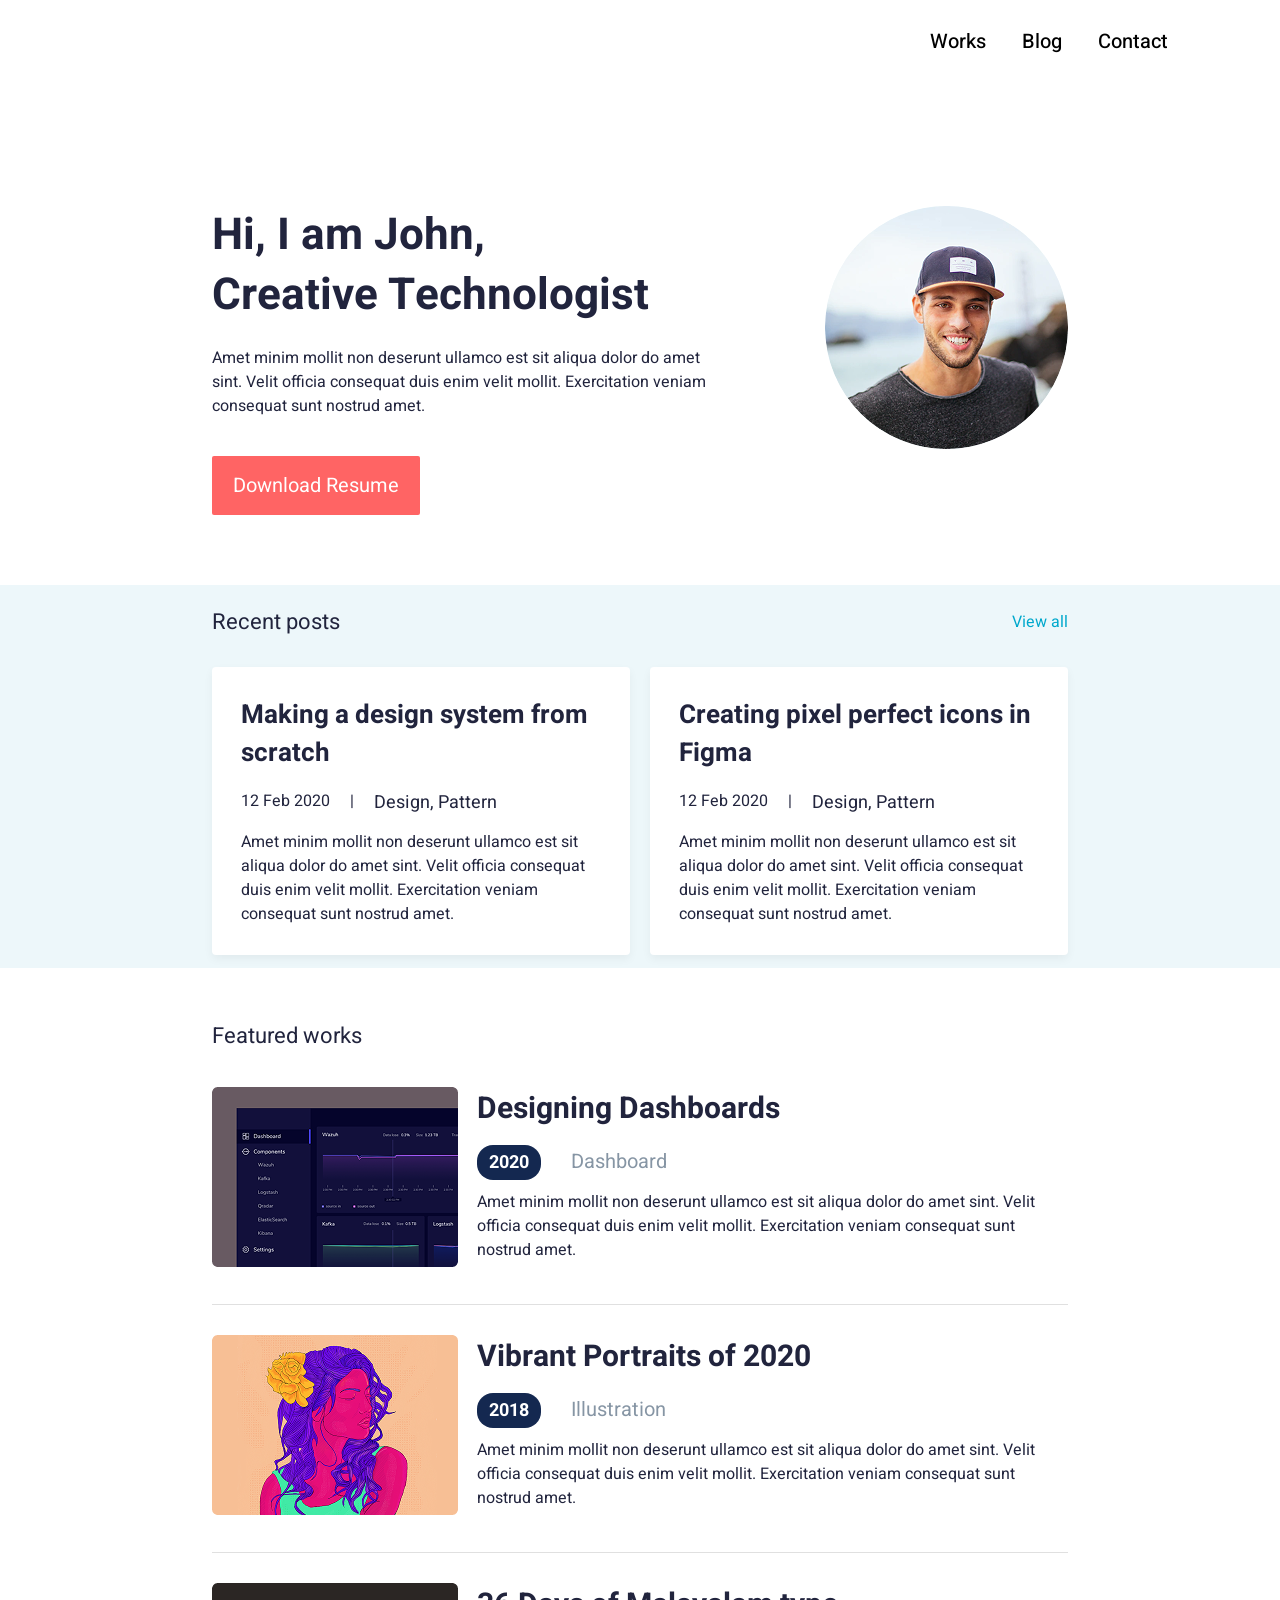
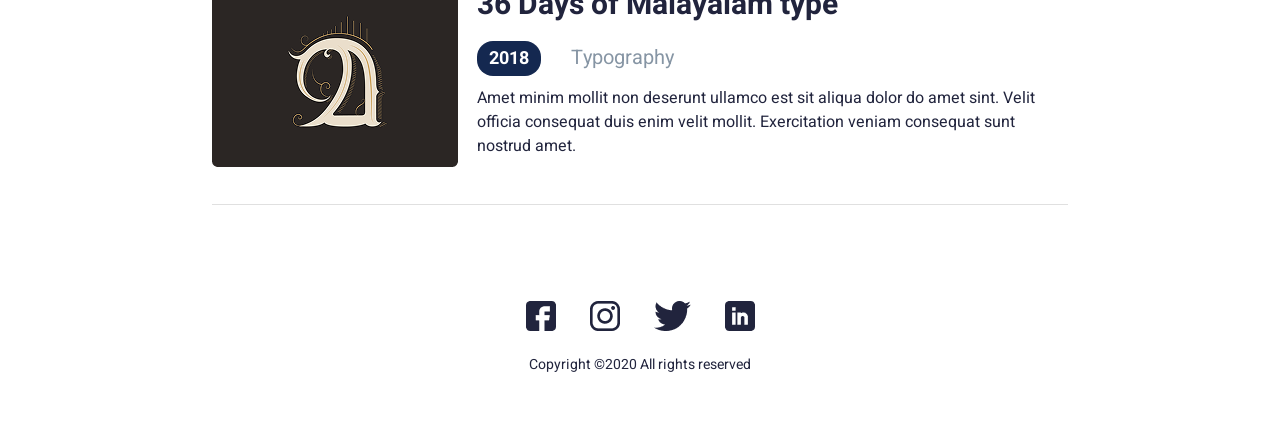
<file: index.html>
<!doctype html>
<html lang="en">
  <head>
    <meta charset="utf-8"/>
    <meta name="viewport" content="width=device-width, initial-scale=1.0"/>
    <title>Welcome to my personal website</title>
    <link rel="stylesheet" href="main.css"/>
  </head>
  <body>
    <header class="container">
      <nav>
        <ul class="heebo heebo-medium">
          <li><a href="#works">Works</a></li>
          <li><a href="blog.html">Blog</a></li>
          <li><a href="#contact">Contact</a></li>
        </ul>
      </nav>
    </header>
    <main>
      <section class="resume-section heebo">
        <div class="resume-left">
          <h1 class="heebo-bold">
            Hi, I am John, <br/>
            Creative Technologist
          </h1>
          <p class="heebo-regular">
            Amet minim mollit non deserunt ullamco est sit aliqua dolor do amet
            sint. Velit officia consequat duis enim velit mollit. Exercitation
            veniam consequat sunt nostrud amet.
          </p>
          <button class="btn-download">Download Resume</button>
        </div>
        <div class="resume-right">
          <div class="profile-outer-circle">
            <img src="images/profile.png" alt="Profile Picture"/>
          </div>
        </div>
      </section>
      <section class="blue-box">
        <div class="rectangle">
          <div class="recent-post">
            <h3>Recent posts</h3>
            <a href="#">View all</a>
          </div>
          <div class="post-box">
            <div class="post-card">
              <h2>Making a design system from scratch</h2>
              <div class="d">
                <span class="date">12 Feb 2020</span>
                <span class="tag">Design, Pattern</span>
              </div>
              <p>
                Amet minim mollit non deserunt ullamco est sit aliqua dolor do
                amet sint. Velit officia consequat duis enim velit mollit.
                Exercitation veniam consequat sunt nostrud amet.
              </p>
            </div>
            <div class="post-card">
              <h2>Creating pixel perfect icons in Figma</h2>
              <div class="d">
                <span class="date">12 Feb 2020</span>
                <span class="tag">Design, Pattern</span>
              </div>
              <p>
                Amet minim mollit non deserunt ullamco est sit aliqua dolor do
                amet sint. Velit officia consequat duis enim velit mollit.
                Exercitation veniam consequat sunt nostrud amet.
              </p>
            </div>
          </div>
        </div>
      </section>
      <section class="works-section">
        <div class="works-container">
          <h3 class="works-heading">Featured works</h3>
          <div class="work-item">
            <div>
              <img src="images/dashboard.png" alt="Dashboard"/>
            </div>
            <div class="work-text">
              <h3>Designing Dashboards</h3>
              <div class="work-tag">
                <span class="year">2020</span>
                <span class="type">Dashboard</span>
              </div>
              <p>
                Amet minim mollit non deserunt ullamco est sit aliqua dolor do
                amet sint. Velit officia consequat duis enim velit mollit.
                Exercitation veniam consequat sunt nostrud amet.
              </p>
            </div>
          </div>
          <div class="work-item">
            <div>
              <img src="images/portrate.png" alt="Portraits"/>
            </div>
            <div class="work-text">
              <h3>Vibrant Portraits of 2020</h3>
              <div class="work-tag">
                <span class="year">2018</span>
                <span class="type">Illustration</span>
              </div>
              <p>
                Amet minim mollit non deserunt ullamco est sit aliqua dolor do
                amet sint. Velit officia consequat duis enim velit mollit.
                Exercitation veniam consequat sunt nostrud amet.
              </p>
            </div>
          </div>
          <div class="work-item">
            <div>
              <img src="images/malayalam.png" alt="Malayalam"/>
            </div>
            <div class="work-text">
              <h3>36 Days of Malayalam type</h3>
              <div class="work-tag">
                <span class="year">2018</span>
                <span class="type">Typography</span>
              </div>
              <p>
                Amet minim mollit non deserunt ullamco est sit aliqua dolor do
                amet sint. Velit officia consequat duis enim velit mollit.
                Exercitation veniam consequat sunt nostrud amet.
              </p>
            </div>
          </div>
        </div>
      </section>
    </main>
    <footer class="footer">
      <div class="social-links">
        <img src="images/facebook.png" alt="facebook"/>
        <img src="images/instagram.png" alt="instagram"/>
        <img src="images/twitter.png" alt="twitter"/>
        <img src="images/linkedin.png" alt="linkedin"/>
      </div>
      <p class="rights">Copyright ©2020 All rights reserved</p>
    </footer>
  </body>
</html>
</file>
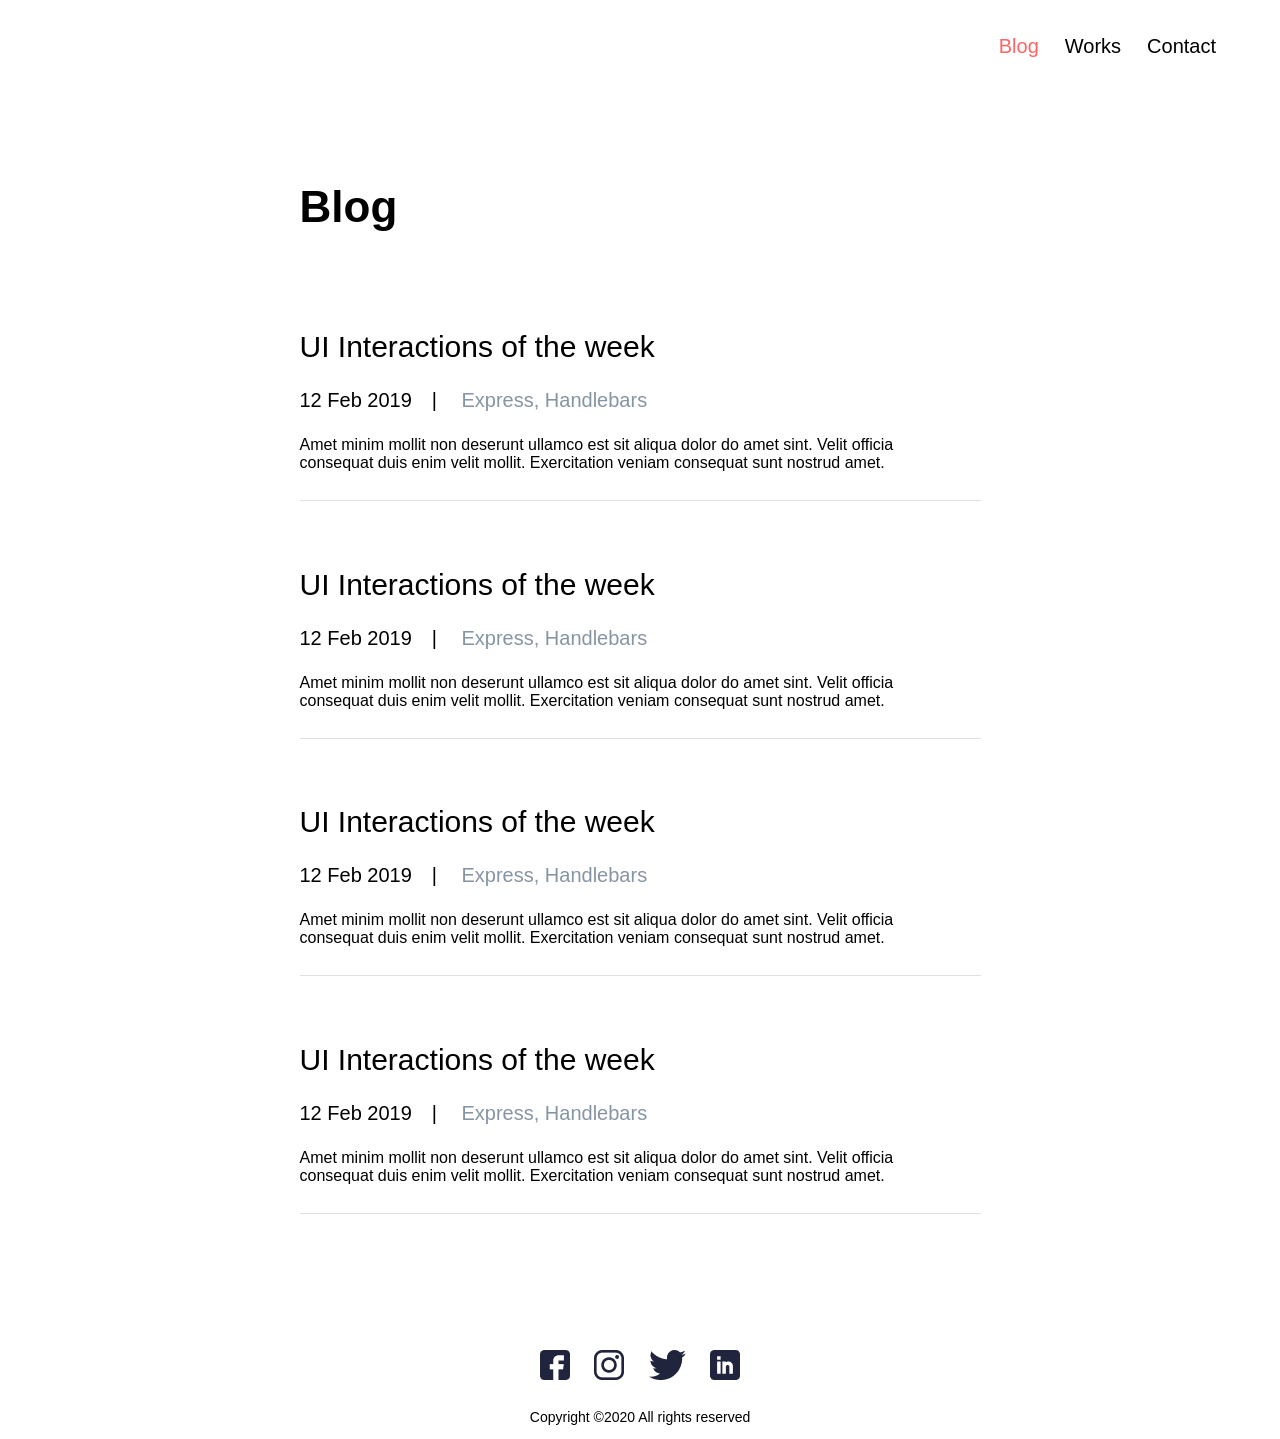
<file: blog.html>
<!DOCTYPE html>
<html lang="en">

<head>
    <meta charset="UTF-8">
    <meta name="viewport" content="width=device-width, initial-scale=1.0">
    <title>Blog</title>
</head>
<style>
    * {
        padding: 0;
        box-sizing: border-box;
    }

    body {
        font-family: "Heebo", sans-serif;
        background: #ffffff;
    }

    .container {
        max-width: 1152px;
    }

    nav {
        display: flex;
        justify-content: flex-end;
        padding-top: 27px;
        font-size: 20px;
        gap: 26px;
        margin-inline: auto;
    }

    nav a {
        color: #000000;
        text-decoration: none;
        font-weight: 500;
    }

    .red{
        color: #FF6464;
    }

    h1 {
        padding-top: 87px;
        padding-bottom: 37px;
        max-width: 156px;
        font-size: 44px;
        font-weight: 700;
    }

    h2 {
        font-size: 30px;
        font-weight: 500;
    }

    .text {
        max-width: 681px;
        display: flex;
        flex-direction: column;
        justify-content: center;
        margin-inline: auto;
    }

    .date {
        font-size: 20px;
        font-weight: 500px;
    }

    .date::after {
        content: "|";
        margin-left: 20px;
        margin-right: 20px;
    }

    .express {
        font-size: 20px;
        font-weight: 500px;
        color: #8695A4;
    }

    .para {
        padding-top: 8px;
        font-size: 16px;
        font-weight: 500;
        max-width: 610px;
    }

    .ui {
        padding-bottom: 12px;
        margin-bottom: 42px;
        border-bottom: 1px solid #E0E0E0;
    }

    .footer {
        max-width: 1152px;
        text-align: center;
        padding-top: 78px;
        background-color: #ffffff;
        padding-block: auto;
        margin-inline: auto;
    }

    .social-links a {
        display: flex;
        justify-content: center;
        margin-bottom: 20px;
    }

    .social-links img {
        margin: 16px 10px;
    }

    .rights {
        font-size: 14px;
        margin-top: 9px;
        max-width: 1152px;
        text-align: center;
    }
    
</style>
<body>
    <nav class="container">
        <a href="blog.html" class="red">Blog</a>
        <a href="works.html">Works</a>
        <a href="#contact">Contact</a>
    </nav>
    <section class="text">
        <h1>Blog</h1>
        <h2>UI Interactions of the week</h2>
        <div class="ui">
            <span class="date">12 Feb 2019</span>
            <span class="express">Express, Handlebars</span>
            <p class="para">Amet minim mollit non deserunt ullamco est sit aliqua dolor do amet sint.
                Velit officia consequat duis enim velit mollit. Exercitation veniam consequat sunt nostrud amet.</p>
        </div>
        <h2>UI Interactions of the week</h2>
        <div class="ui">
            <span class="date">12 Feb 2019</span>
            <span class="express">Express, Handlebars</span>
            <p class="para">Amet minim mollit non deserunt ullamco est sit aliqua dolor do amet sint.
                Velit officia consequat duis enim velit mollit. Exercitation veniam consequat sunt nostrud amet.</p>
        </div>
        <h2>UI Interactions of the week</h2>
        <div class="ui">
            <span class="date">12 Feb 2019</span>
            <span class="express">Express, Handlebars</span>
            <p class="para">Amet minim mollit non deserunt ullamco est sit aliqua dolor do amet sint.
                Velit officia consequat duis enim velit mollit. Exercitation veniam consequat sunt nostrud amet.</p>
        </div>
        <h2>UI Interactions of the week</h2>
        <div class="ui">
            <span class="date">12 Feb 2019</span>
            <span class="express">Express, Handlebars</span>
            <p class="para">Amet minim mollit non deserunt ullamco est sit aliqua dolor do amet sint.
                Velit officia consequat duis enim velit mollit. Exercitation veniam consequat sunt nostrud amet.</p>
        </div>
    </section>
    <footer class="footer">
        <div class="social-links">
            <img src="images/facebook.png" alt="facebook"/>
            <img src="images/instagram.png" alt="instagram"/>
            <img src="images/twitter.png" alt="twitter"/>
            <img src="images/linkedin.png" alt="linkedin"/>
        </div>
        <p class="rights">Copyright ©2020 All rights reserved</p>
    </footer>
</body>

</html>
</file>
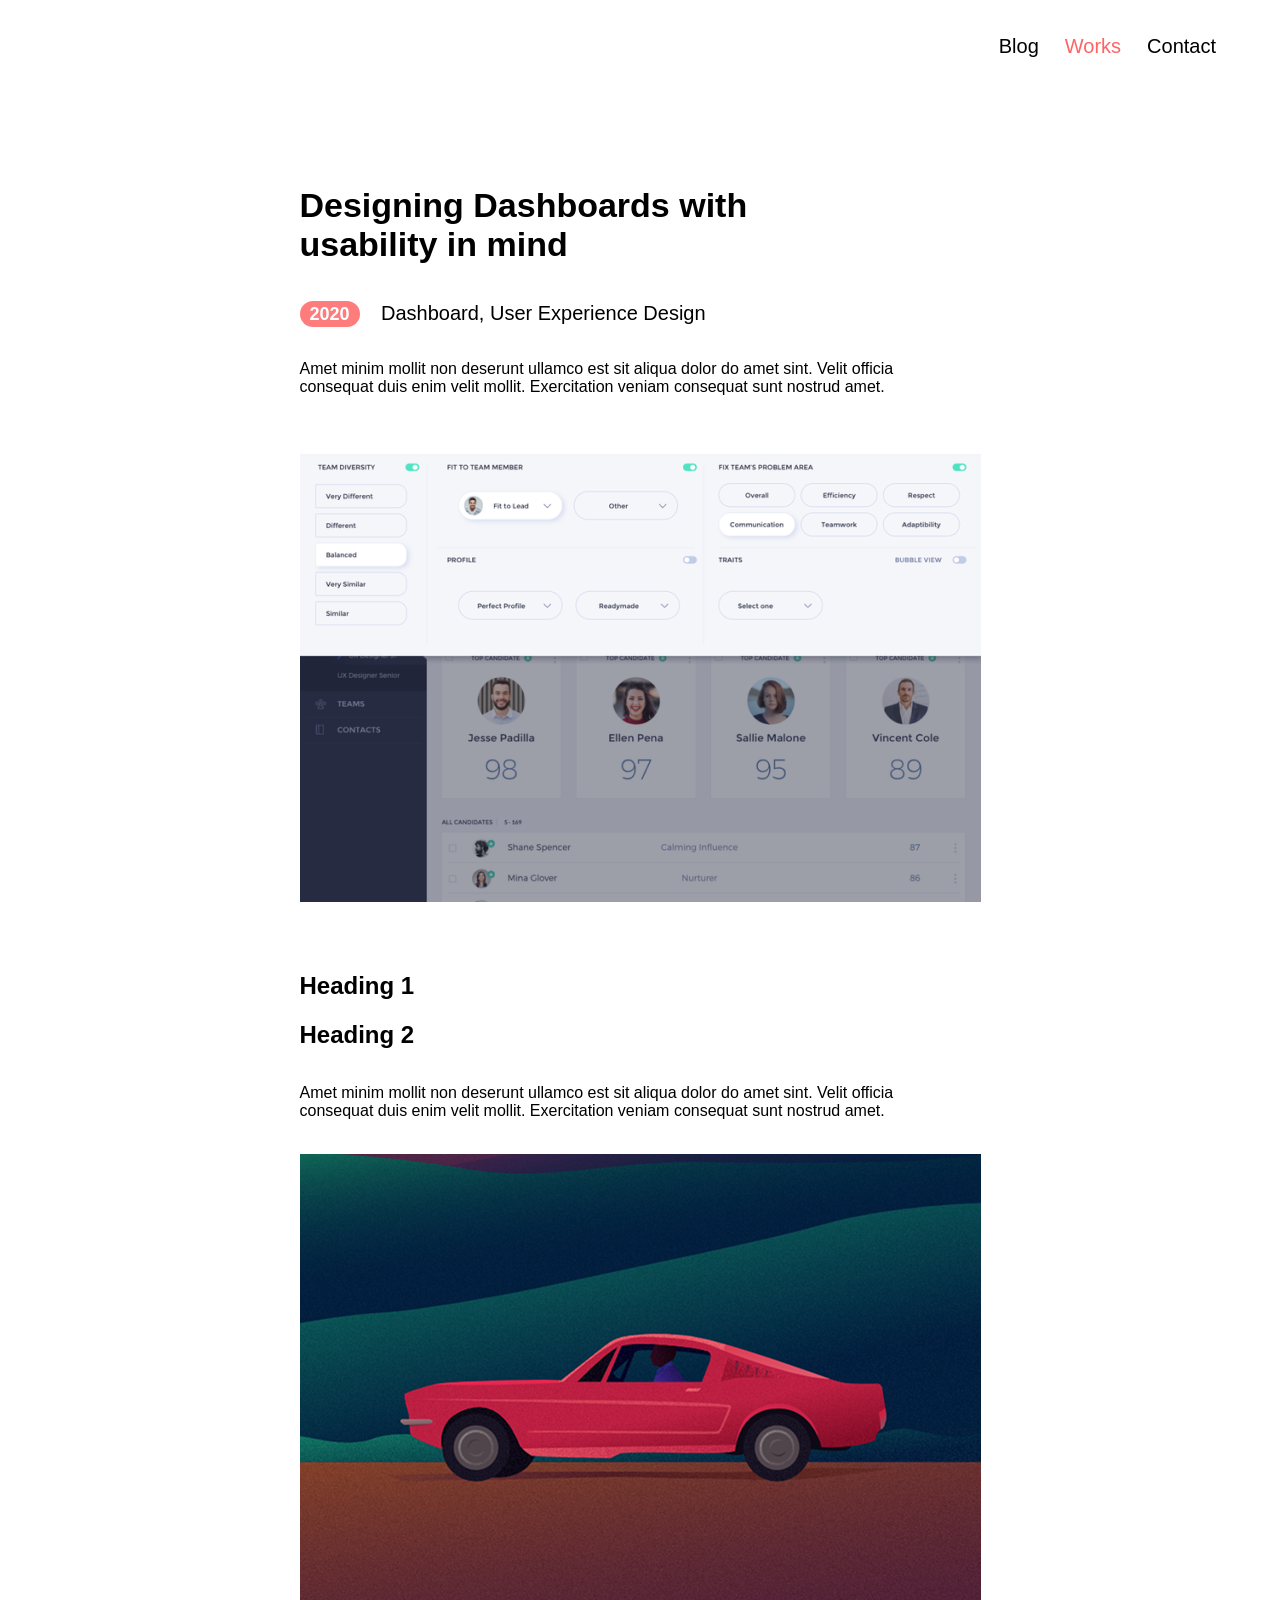
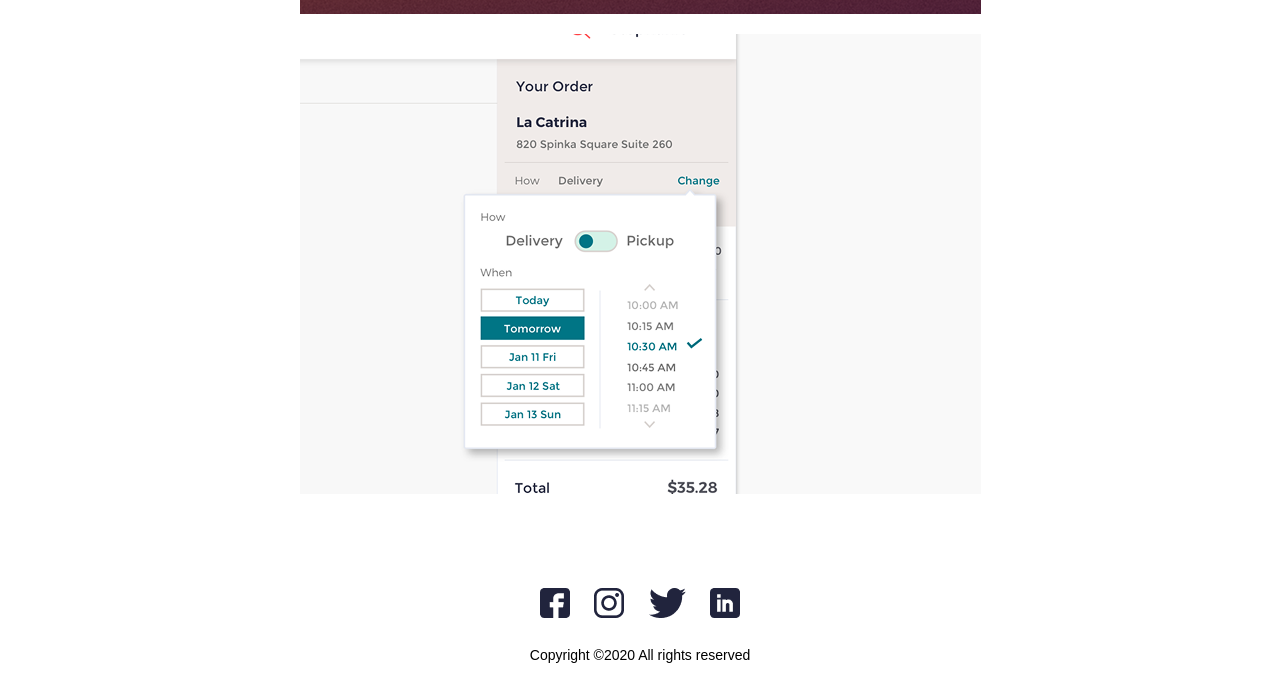
<file: work-detail.html>
<!DOCTYPE html>
<html lang="en">

<head>
    <meta charset="UTF-8">
    <meta name="viewport" content="width=device-width, initial-scale=1.0">
    <title>Work Detail</title>
</head>
<style>
    * {
        padding: 0;
        margin: 0;
        box-sizing: border-box;
    }

    body {
        font-family: "Heebo", sans-serif;
        background: #ffffff;
    }

    .container {
        max-width: 1152px;
    }

    nav {
        display: flex;
        justify-content: flex-end;
        padding-top: 27px;
        font-size: 20px;
        gap: 26px;
        margin-inline: auto;
        margin-top: 8px;
    }

    nav a {
        color: #000000;
        text-decoration: none;
        font-weight: 500;
    }

    .red {
        color: #FF6464;
    }

    .design {
        max-width: 681px;
        margin-top: 128px;
        margin-inline: auto;
    }

    .first {
        max-width: 506px;
        font-size: 34px;
        font-weight: 700;
        margin-bottom: 38px;
    }

    .year {
        background-color: #FF7C7C;
        color: #ffffff;
        width: 62px;
        height: 25px;
        padding: 3px 10px;
        font-size: 18px;
        font-weight: 900;
        border-radius: 16px;
        margin-right: 17px;
    }

    .tag {
        font-size: 20px;
        font-weight: 400;
    }

    .para {
        font-size: 16px;
        font-weight: 400;
        margin-top: 35px;
        max-width: 612px;
    }

    .image-1 {
        width: 81px;
        height: 460px;
        margin: 46px 0 70px;
    }

    h2 {
        margin: 21px 0 27px;
    }

    .image-2 {
        margin-top: 34px;
        display: flex;
        flex-direction: column;
        row-gap: 20px;
    }

    .footer {
        max-width: 1152px;
        text-align: center;
        padding-top: 78px;
        background-color: #ffffff;
        padding-block: auto;
        margin-inline: auto;
    }

    .social-links a {
        display: flex;
        justify-content: center;
        margin-bottom: 20px;
    }

    .social-links img {
        margin: 16px 10px;
    }

    .rights {
        font-size: 14px;
        margin: 9px 0 14px;
        max-width: 1152px;
        text-align: center;
    }
</style>

<body>
    <nav class="container">
        <a href="blog.html">Blog</a>
        <a href="works.html" class="red">Works</a>
        <a href="#contact">Contact</a>
    </nav>
    <section class="design">
        <h1 class="first">Designing Dashboards with usability in mind</h1>
        <span class="year">2020</span>
        <spn class="tag">Dashboard, User Experience Design</spn>
        <p class="para">Amet minim mollit non deserunt ullamco est sit aliqua dolor do amet sint. Velit officia
            consequat duis enim velit mollit. Exercitation veniam consequat sunt nostrud amet.
        </p>
        <div class="image-1">
            <img src="images/member.png" alt="Dashboard" />
        </div>
        <h1>Heading 1</h1>
        <h2>Heading 2</h2>
        <p class="para">Amet minim mollit non deserunt ullamco est sit aliqua dolor do amet sint. Velit officia
            consequat duis enim velit mollit. Exercitation veniam consequat sunt nostrud amet.
        </p>
        <div class="image-2">
            <img src="images/product.png" alt="Car" />
            <img src="images/receipt.png" alt="Dashboard" />
        </div>

    </section>
    <footer class="footer">
        <div class="social-links">
            <img src="images/facebook.png" />
            <img src="images/instagram.png" />
            <img src="images/twitter.png" />
            <img src="images/linkedin.png" />
        </div>
        <p class="rights">Copyright ©2020 All rights reserved</p>
    </footer>
</body>

</html>
</file>
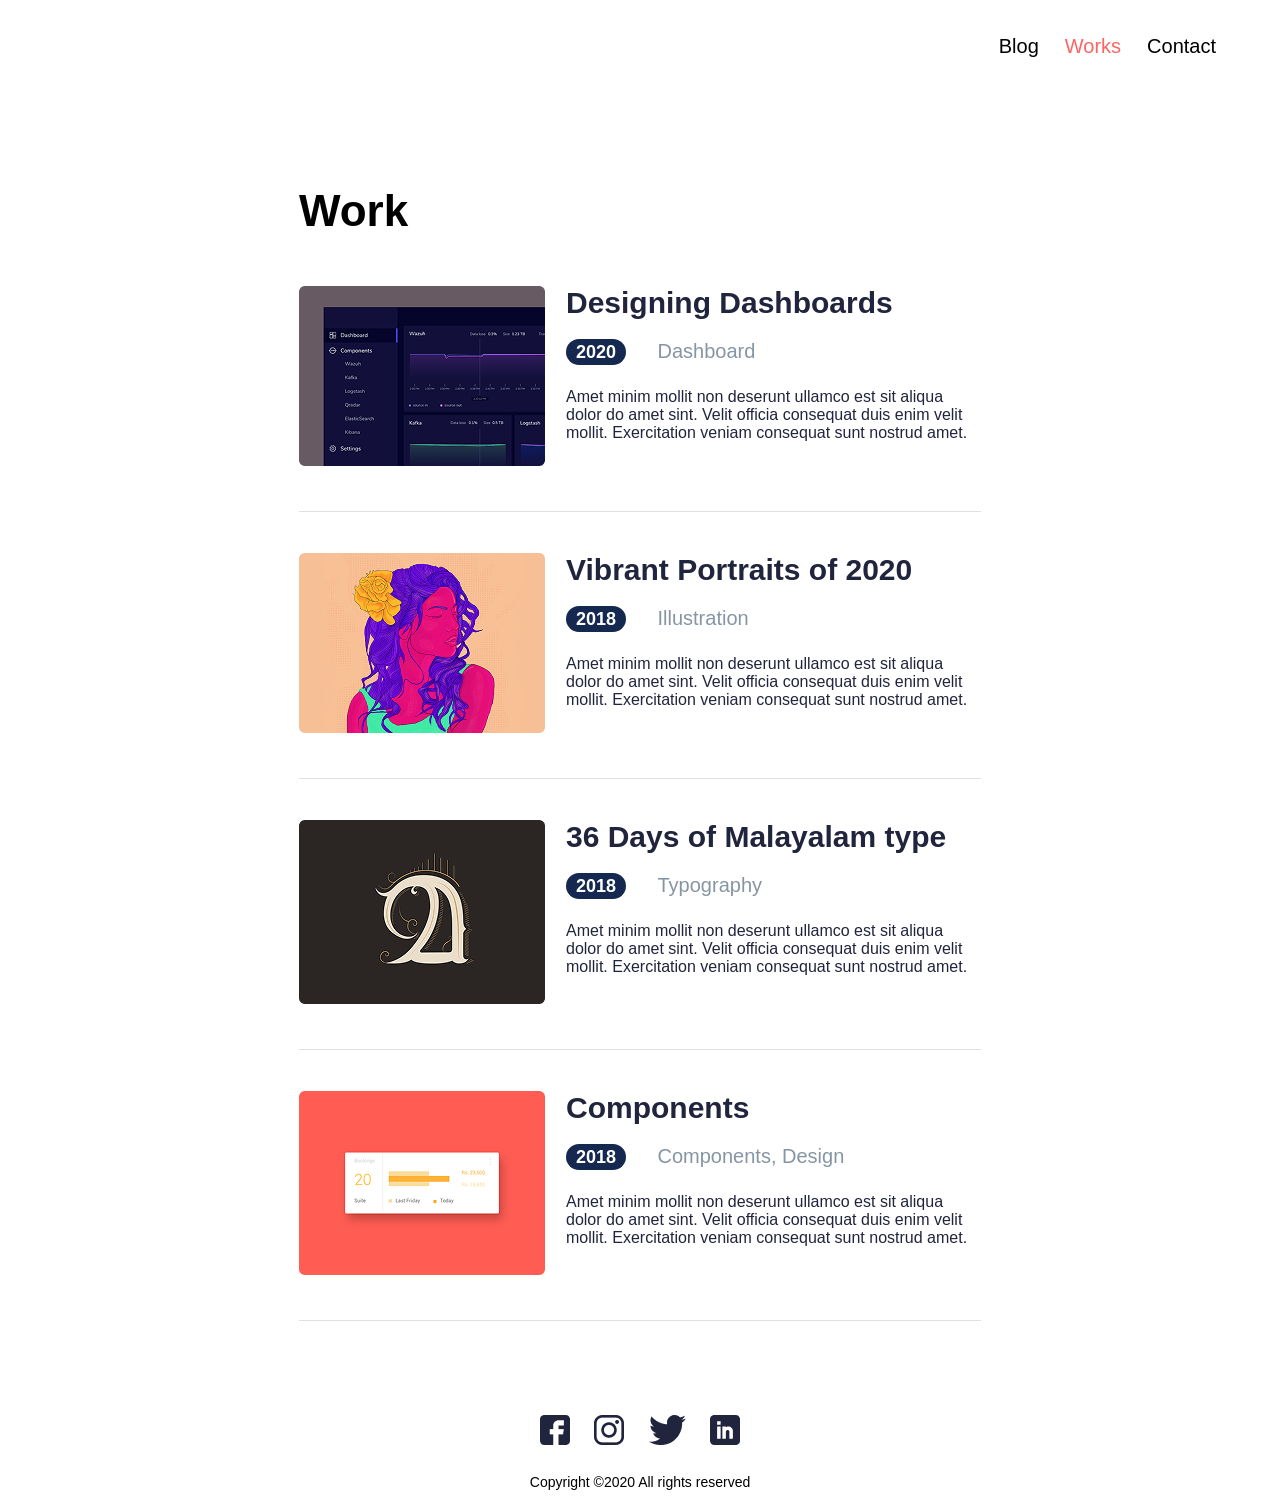
<file: works.html>
<!DOCTYPE html>
<html lang="en">

<head>
    <meta charset="UTF-8">
    <meta name="viewport" content="width=device-width, initial-scale=1.0">
    <title>Works</title>
</head>
<style>
    * {
        padding: 0;
        margin: 0;
        box-sizing: border-box;
    }

    body {
        font-family: "Heebo", sans-serif;
        background: #ffffff;
    }

    .container {
        max-width: 1152px;
    }

    nav {
        display: flex;
        justify-content: flex-end;
        padding-top: 27px;
        font-size: 20px;
        gap: 26px;
        margin-inline: auto;
        margin-top: 8px;
    }

    nav a {
        color: #000000;
        text-decoration: none;
        font-weight: 500;
    }

    .red {
        color: #FF6464;
    }

    h1 {
        font-size: 44px;
        margin-bottom: 9px;
        margin-top: 0;
        font-weight: 900;
    }

    .work-container {
        max-width: 682px;
        margin-top: 128px;
        margin-inline: auto;
    }

    .image {
        width: 100%;
        height: 100%;
    }

    .text{
        max-width: 415px;
    }

    .work-detail {
        display: flex;
        gap: 17px;
        padding-bottom: 41px;
        border-bottom: 1px solid #E0E0E0;
        padding-top: 41px;
        max-width: 682px;
    }

    h2 {
        font-size: 30px;
        font-weight: 700;
        color: #21243D;
        margin-bottom: 20px;
    }

    .tag {
        margin-bottom: 25px;
    }

    .year{
        background-color: #142850;
        color: #ffffff;
        width: 62px;
        height: 25px;
        padding: 3px 10px;
        font-size: 18px;
        font-weight: 900;
        border-radius: 16px;
        margin-right: 27px;
    }

    .type{
        color: #8695A4;
        font-size: 20px;
        font-weight: 400;
    }

    .para {
        color: #21243D;
        font-size: 16px;
        font-weight: 500px;
    }

    .footer {
        max-width: 1152px;
        text-align: center;
        padding-top: 78px;
        background-color: #ffffff;
        padding-block: auto;
        margin-inline: auto;
    }

    .social-links a {
        display: flex;
        justify-content: center;
        margin-bottom: 20px;
    }

    .social-links img {
        margin: 16px 10px;
    }

    .rights {
        font-size: 14px;
        margin: 9px 0 14px;
        max-width: 1152px;
        text-align: center; 
    }

</style>
<body>
    <nav class="container">
        <a href="blog.html">Blog</a>
        <a href="work-detail.html" class="red">Works</a>
        <a href="#contact">Contact</a>
    </nav>
    <section class="work-container">
        <h1>Work</h1>
        <div class="work-detail">
            <div class="image">
                <img src="images/dashboard.png" alt="Dashboard" />
            </div>
            <div class="text">
                <h2>Designing Dashboards</h2>
                <div class="tag">
                    <span class="year">2020</span>
                    <span class="type">Dashboard</span>
                </div>
                <p class="para">Amet minim mollit non deserunt ullamco est sit aliqua
                    dolor do amet sint. Velit officia consequat duis enim velit
                    mollit. Exercitation veniam consequat sunt nostrud amet.</p>
            </div>
        </div>
        <div class="work-detail">
            <div class="image">
                <img src="images/portrate.png" alt="Portrait" />
            </div>
            <div class="text">
                <h2>Vibrant Portraits of 2020</h2>
                <div class="tag">
                    <span class="year">2018</span>
                    <span class="type">Illustration</span>
                </div>
                <p class="para">Amet minim mollit non deserunt ullamco est sit aliqua
                    dolor do amet sint. Velit officia consequat duis enim velit
                    mollit. Exercitation veniam consequat sunt nostrud amet.</p>
            </div>
        </div>
        <div class="work-detail">
            <div class="image">
                <img src="images/malayalam.png" alt="Malayalam" />
            </div>
            <div class="text">
                <h2>36 Days of Malayalam type</h2>
                <div class="tag">
                    <span class="year">2018</span>
                    <span class="type">Typography</span>
                </div>
                <p class="para">Amet minim mollit non deserunt ullamco est sit aliqua
                    dolor do amet sint. Velit officia consequat duis enim velit
                    mollit. Exercitation veniam consequat sunt nostrud amet.</p>
            </div>
        </div>
        <div class="work-detail">
            <div class="image">
                <img src="images/component.png" alt="Component" />
            </div>
            <div class="text">
                <h2>Components</h2>
                <div class="tag">
                    <span class="year">2018</span>
                    <span class="type">Components, Design</span>
                </div>
                <p class="para">Amet minim mollit non deserunt ullamco est sit aliqua
                    dolor do amet sint. Velit officia consequat duis enim velit
                    mollit. Exercitation veniam consequat sunt nostrud amet.</p>
            </div>
        </div>
    </section>
    <footer class="footer">
        <div class="social-links">
            <img src="images/facebook.png" />
            <img src="images/instagram.png" />
            <img src="images/twitter.png" />
            <img src="images/linkedin.png" />
        </div>
        <p class="rights">Copyright ©2020 All rights reserved</p>
    </footer>
</body>

</html>
</file>
<file: main.css>
@import url('https://fonts.googleapis.com/css2?family=Heebo:wght@100..900&display=swap');
* {
    margin: 0;
    padding: 0;
    box-sizing: border-box;
}

body {
    font-family: "Heebo", sans-serif;
    background: #ffffff;
    color: #21243d;
}

.container {
    max-width: 1132px;
    margin: 0 auto;
    padding: 0 20px;
}

nav ul {
    margin-top: 27px;
    padding: 0;
    list-style: none;
    display: flex;
    justify-content: flex-end;
}

nav ul li {
    display: inline;
    padding: 0 18px;
}

nav ul li a {
    text-decoration: none;
    color: #000000;
    font-size: 20px;
}

nav ul li a:hover {
    color: #ff6464;
}

.heebo {
    font-family: "Heebo", sans-serif;
    font-optical-sizing: auto;
    font-style: normal;
}

.heebo-regular {
    font-weight: 400;
}

.heebo-medium {
    font-weight: 500;
}

.heebo-bold {
    font-weight: 700;
}

.resume-section {
    display: flex;
    margin-top: 150px;
    gap: 113px;
    max-width: 856px;
    margin-left: auto;
    margin-right: auto;
}

.resume-section h1 {
    font-size: 44px;
    line-height: 60px;
    margin-bottom: 20px;
    color: #21243D;
}

.resume-section p {
    font-size: 16px;
    line-height: 1.5;
    margin-bottom: 38px;
    color: #21243D;
}

.btn-download {
    background-color: #FF6464;
    color: white;
    padding: 15px 21px;
    border: none;
    border-radius: 2px;
    font-family: 'Heebo', sans-serif;
    font-size: 20px;
    cursor: pointer;
}

.btn-download:hover {
    background-color: #e04e4e;
}

.resume-right {  
    display: flex;
    justify-content: center;
}

.profile-outer-circle {
    width: 243px;
    height: 243px;
    background-color: #edf7fa;
    border-radius: 50%;
    display: flex;
    justify-content: center;
    overflow: hidden;
}

.profile-outer-circle img {
    width: 100%;
    height: 100%;
    object-fit: cover;
}

.blue-box {
    background-color: #EDF7FA;
    padding-top: 21px;
    padding-bottom: 13px;
    margin-top: 70px;
    width: 100%;
}

.rectangle {
    max-width: 856px;
    margin: 0 auto;
}

.recent-post {
    display: flex;
    justify-content: space-between;
    align-items: center;
    margin-bottom: 29px;
}

.recent-post h3 {
    font-size: 22px;
    font-weight: 400;
    color: #21243D;
}

.recent-post a {
    font-size: 16px;
    font-weight: 400;
    color: #00a8cc;
    text-decoration: none;
}

.d {
    font-size: 18px;
   
    display: flex;
    gap: 20px;
    font-weight: 400;
    color: #21243D;
}

.date::after {
    content: "|";
    margin-left: 20px;
}

.post-box {
    display: grid;
    grid-template-columns: repeat(2, 1fr);
    gap: 20px;
}

.post-card {
    background-color: #FFFFFF;
    padding: 29px;
    border-radius: 4px;
    box-shadow: 0 4px 10px rgba(0, 0, 0, 0.05);
}

.post-card h2 {
    font-size: 26px;
    font-weight: 700;
    margin-bottom: 17px;
    color: #21243d;
}

.post-card .date {
    font-size: 16px;
    color: #21243d;
    margin-bottom: 17px;
}

.post-card p {
    font-size: 16px;
    font-weight: 400;
    line-height: 1.5;
    color: #21243d;
}

.works-section {
    max-width: 856px;
    margin-top: 52px;
    margin-left: auto;
    margin-right: auto;
}

.works-heading {
    font-size: 22px;
    font-weight: 400;
    color: #21243d;
    margin-bottom: 35px;
}

.work-item {
    display: flex;
    gap: 19px;
    padding-bottom: 30px;
    border-bottom: 1px solid #e0e0e0;
    margin-bottom: 30px;
}

.work-text h3 {
    font-size: 30px;
    font-weight: 700;
    color: #21243d;
    margin-bottom: 16px;
}

.work-tag {
    margin-bottom: 14px;
}

.year {
    background-color: #142850;
    color: white;
    padding: 4px 12px;
    border-radius: 16px;
    font-size: 18px;
    font-weight: 700;
    margin-right: 26px;
}

.type {
    color: #8695a4;
    font-size: 20px;
}

.work-text p {
    font-size: 16px;
    font-weight: 400;
    color: #21243d;
}

.footer {
    text-align: center;
    padding: 50px 20px 54px;
    background-color: #ffffff;
}

.social-links a {
    display: flex;
    justify-content: center;
    margin-bottom: 20px;
}

.social-links img {
    margin: 16px 15px;
}

.rights {
    font-size: 14px;
    color: #21243D
}
</file>
